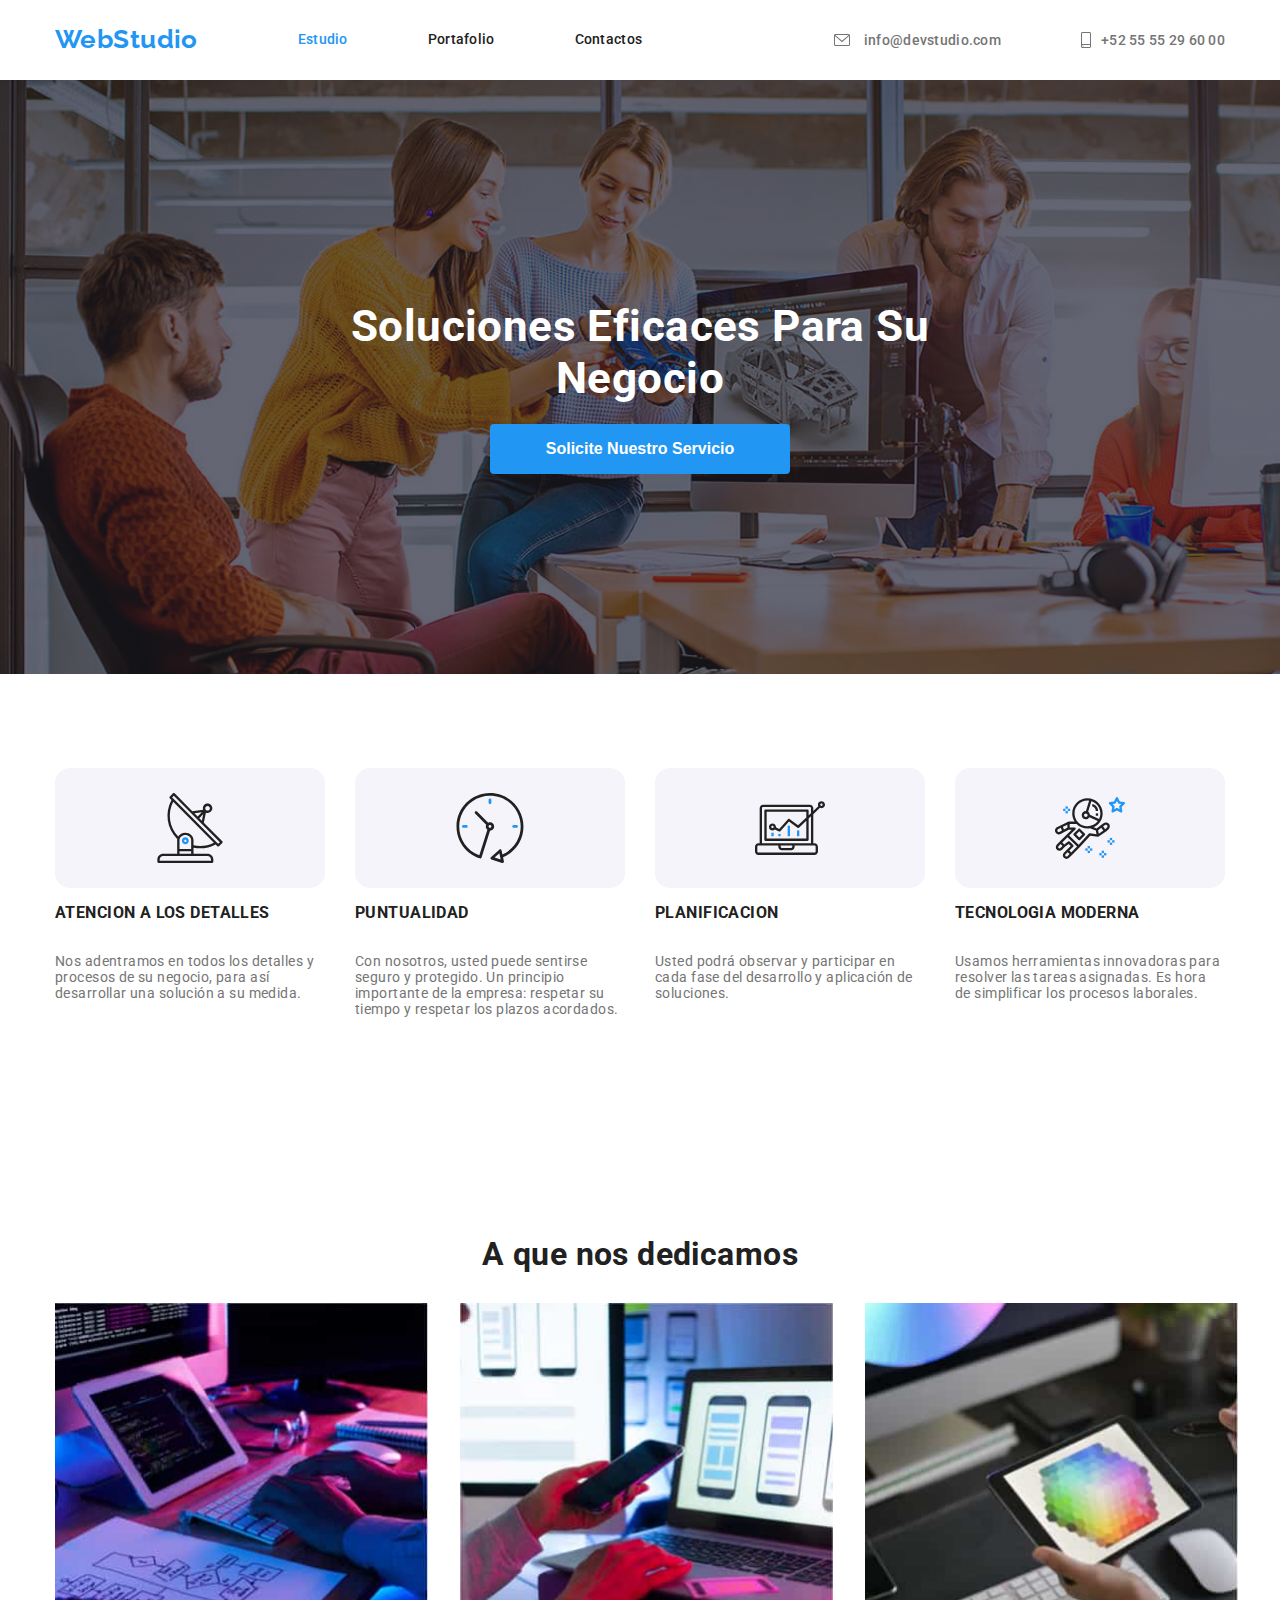
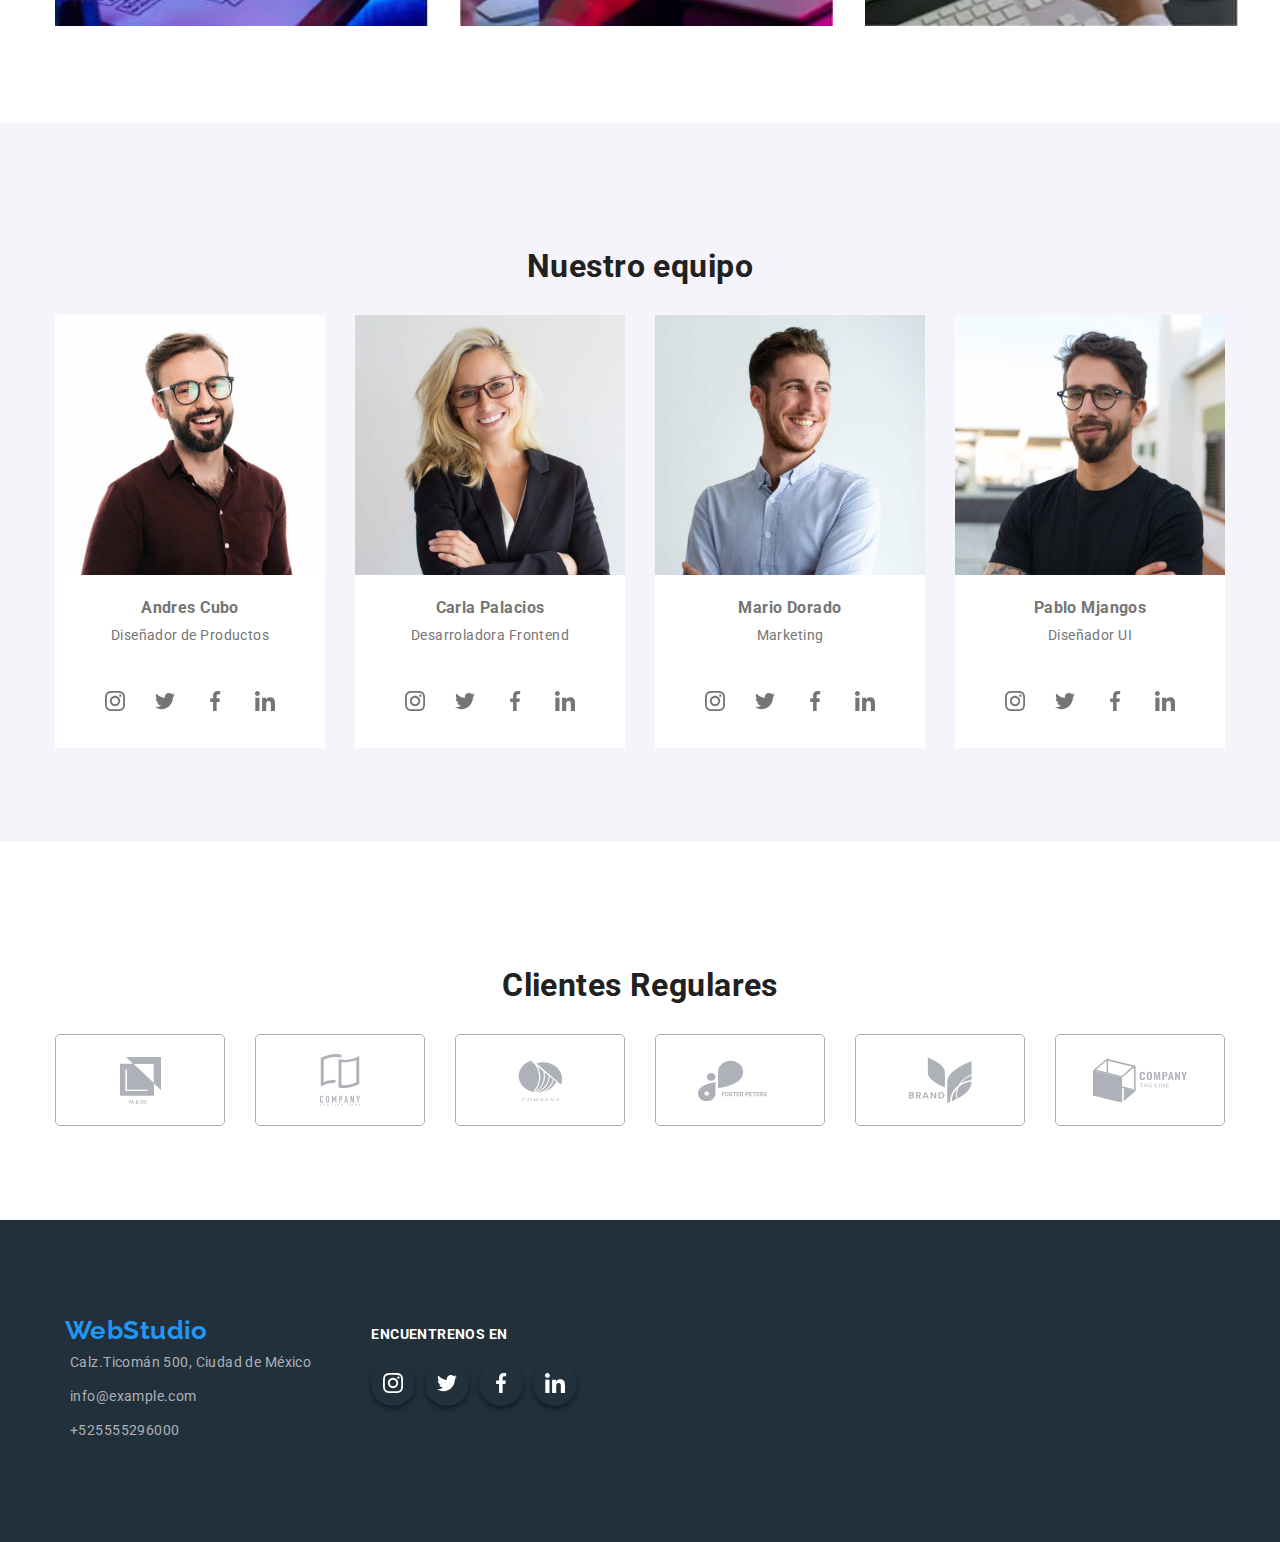
<file: index.html>
<!DOCTYPE html>
<html lang="en">

<head>
  <meta charset="UTF-8" />
  <meta http-equiv="X-UA-Compatible" content="IE=edge" />
  <meta name="viewport" content="width=device-width, initial-scale=1.0" />
  <link href="https://fonts.googleapis.com/css2?family=Raleway:wght@700&display=swap" rel="stylesheet" />
  <link href="https://fonts.googleapis.com/css2?family=Roboto:wght@400;500;700;900&display=swap" rel="stylesheet" />

  <link rel="stylesheet" href="css/styles.css" />
  <title>Web Studio</title>
</head>

<body>
  <!-- Header section -->
  <header class="page-header">
    <div class="container">
      <nav>
        <!-- Logo -->
        <a class="logo" href="index.html">WebStudio</a>
        <!-- Menu -->
        <ul class="nav-menu">
          <li>
            <a class="page current" href="index.html" rel="noopener noreferrer">Estudio</a>
          </li>
          <li>
            <a class="page" href="portfolio.html" rel="noopener noreferrer">Portafolio</a>
          </li>
          <li>
            <a class="page" href="index.html" rel="noopener noreferrer">Contactos</a>
          </li>
        </ul>
      </nav>
      <!-- Contacts -->
      <ul class="contact-menu">
        <li>
          <a class="link" href="#">
            <svg class="icon email">
              <use href="./images/icons.svg#email"></use>
            </svg>
            info@devstudio.com
          </a>
        </li>
        <li>
          <a class="link" href="#">
            <svg class="icon smartphone">
              <use href="./images/icons.svg#smartphone"></use>
            </svg>
            +52 55 55 29 60 00
          </a>
        </li>
      </ul>
    </div>
  </header>

  <main>
    <section class="hero bg-hero">
      <h1 class="hero-title">soluciones eficaces para su negocio</h1>
      <button class="button-primary" type="button">
        solicite nuestro servicio
      </button>
    </section>
    <!-- Feature section  -->
    <section class="section feature">
      <div class="container">
        <ul class="feature-list">
          <h2 class="section title is-hidden">Nuestras Ventajas</h2>
          <li>
            <div>
              <svg class="icon-feature">
                <use href="./images/icons.svg#Antena"></use>
              </svg>
            </div>
            <h3 class="title">atencion a los detalles</h3>
            <p class="desciption">
              Nos adentramos en todos los detalles y procesos de su negocio,
              para así desarrollar una solución a su medida.
            </p>
          </li>

          <li>
            <div>
              <svg class="icon-feature">
                <use href="./images/icons.svg#Reloj"></use>
              </svg>
            </div>
            <h3 class="title">puntualidad</h3>
            <p class="desciption">
              Con nosotros, usted puede sentirse seguro y protegido. Un
              principio importante de la empresa: respetar su tiempo y
              respetar los plazos acordados.
            </p>
          </li>

          <li>
            <div>
              <svg class="icon-feature">
                <use href="./images/icons.svg#Diagrama"></use>
              </svg>
            </div>
            <h3 class="title">planificacion</h3>
            <p class="desciption">
              Usted podrá observar y participar en cada fase del desarrollo y
              aplicación de soluciones.
            </p>
          </li>

          <li>
            <div>
              <svg class="icon-feature">
                <use href="./images/icons.svg#Astronauta"></use>
              </svg>
            </div>
            <h3 class="title">tecnologia moderna</h3>
            <p class="desciption">
              Usamos herramientas innovadoras para resolver las tareas
              asignadas. Es hora de simplificar los procesos laborales.
            </p>
          </li>
        </ul>
      </div>
    </section>
    <!-- What we do section  -->
    <section class="section what-we-do-section">
      <div class="container">
        <h2>A que nos dedicamos</h2>
        <!-- images  -->
        <ul>
          <li>
            <img src="images/img_01.jpg" width="373" alt="typing on keyboard" />
          </li>

          <li>
            <img src="images/img_02.jpg" width="373" alt="checking phone" />
          </li>

          <li>
            <img src="images/img_03.jpg" width="373" alt="Looking at the design" />
          </li>
        </ul>
      </div>
    </section>

    <section class="section team-section">
      <!-- Nuestro Equipo  -->
      <div class="container">
        <h2>Nuestro equipo</h2>
        <!-- Cards  -->
        <ul class="team-cards">
          <li>
            <img src="images/team_01.jpg" width="270" alt="first Member" />
            <h3>Andres Cubo</h3>
            <p>Diseñador de Productos</p>
            <ul>
              <li>
                <a href="#">
                  <svg class="icon-redes">
                    <use href="./images/icons.svg#instagram"></use>
                  </svg>
                </a>
              </li>
              <li>
                <a href="#">
                  <svg class="icon-redes">
                    <use href="./images/icons.svg#twitter"></use>
                  </svg>
                </a>
              </li>
              <li>
                <a href="#">
                  <svg class="icon-redes">
                    <use href="./images/icons.svg#facebook"></use>
                  </svg>
                </a>
              </li>
              <li>
                <a href="#">
                  <svg class="icon-redes">
                    <use href="./images/icons.svg#linkedin"></use>
                  </svg>
                </a>
              </li>
            </ul>
          </li>
          </li>

          <li>
            <img src="images/team_02.jpg" width="270" alt="second Member" />
            <h3>Carla Palacios</h3>
            <p>Desarroladora Frontend</p>
            <ul>
              <li>
                <a href="#">
                  <svg class="icon-redes">
                    <use href="./images/icons.svg#instagram"></use>
                  </svg>
                </a>
              </li>
              <li>
                <a href="#">
                  <svg class="icon-redes">
                    <use href="./images/icons.svg#twitter"></use>
                  </svg>
                </a>
              </li>
              <li>
                <a href="#">
                  <svg class="icon-redes">
                    <use href="./images/icons.svg#facebook"></use>
                  </svg>
                </a>
              </li>
              <li>
                <a href="#">
                  <svg class="icon-redes">
                    <use href="./images/icons.svg#linkedin"></use>
                  </svg>
                </a>
              </li>
            </ul>
          </li>

          <li>
            <img src="images/team_03.jpg" width="270" alt="third Member" />
            <h3>Mario Dorado</h3>
            <p>Marketing</p>
            <ul>
              <li>
                <a href="#">
                  <svg class="icon-redes">
                    <use href="./images/icons.svg#instagram"></use>
                  </svg>
                </a>
              </li>
              <li>
                <a href="#">
                  <svg class="icon-redes">
                    <use href="./images/icons.svg#twitter"></use>
                  </svg>
                </a>
              </li>
              <li>
                <a href="#">
                  <svg class="icon-redes">
                    <use href="./images/icons.svg#facebook"></use>
                  </svg>
                </a>
              </li>
              <li>
                <a href="#">
                  <svg class="icon-redes">
                    <use href="./images/icons.svg#linkedin"></use>
                  </svg>
                </a>
              </li>
            </ul>
          </li>

          <li>
            <img src="images/team_04.jpg" width="270" alt="fourth Member" />
            <h3>Pablo Mjangos</h3>
            <p>Diseñador UI</p>
            <ul>
              <li>
                <a href="#">
                  <svg class="icon-redes">
                    <use href="./images/icons.svg#instagram"></use>
                  </svg>
                </a>
              </li>
              <li>
                <a href="#">
                  <svg class="icon-redes">
                    <use href="./images/icons.svg#twitter"></use>
                  </svg>
                </a>
              </li>
              <li>
                <a href="#">
                  <svg class="icon-redes">
                    <use href="./images/icons.svg#facebook"></use>
                  </svg>
                </a>
              </li>
              <li>
                <a href="#">
                  <svg class="icon-redes">
                    <use href="./images/icons.svg#linkedin"></use>
                  </svg>
                </a>
              </li>
            </ul>
          </li>
        </ul>
      </div>
    </section>
    <!-- Clientes Reulares  -->
    <section class="section customers">
      <div class="container">
        <h2>Clientes Regulares</h2>

        <ul>
          <li>
            <svg class="icon-customer" width="41" height="47">
              <use href="./images/icons.svg#Cliente1"></use>
            </svg>
          </li>

          <li>
            <svg class="icon-customer " width="40" height="52">
              <use href="./images/icons.svg#Cliente2"></use>
            </svg>
          </li>

          <li>
            <svg class="icon-customer " width="44" height="41">
              <use href="./images/icons.svg#Cliente3"></use>
            </svg>
          </li>
          <li>
            <svg class="icon-customer " width="85" height="41">
              <use href="./images/icons.svg#Cliente4"></use>
            </svg>
          </li>

          <li>
            <svg class="icon-customer " width="63" height="46">
              <use href="./images/icons.svg#Cliente5"></use>
            </svg>
          </li>

          <li>
            <svg class="icon-customer" width="94" height="44">
              <use href="./images/icons.svg#Cliente6"></use>
            </svg>
          </li>
        </ul>
      </div>
    </section>
  </main>
  <footer class="footbar">
    <a class="logo" href="">WebStudio</a>
    <div class="container">
      <address class="footer-links">
        <ul>
          <li>
            <a class="contact" href="#" target="_blank">Calz.Ticomán 500, Ciudad de México
            </a>
          </li>

          <li>
            <a class="contact" href="mailto:info@example.com">info@example.com</a>
          </li>

          <li>
            <a class="contact" href="tel:+525555296000 ">+525555296000</a>
          </li>
        </ul>
      </address>
      <aside>
        <p>ENCUENTRENOS EN</p>
        <ul>
          <li>
            <a href="#">
              <svg class="icon" width="20" height="20">
                <use href="./images/icons.svg#instagram"></use>
              </svg>
            </a>
          </li>
          <li>
            <a href="#">
              <svg class="icon" width="20" height="20">
                <use href="./images/icons.svg#twitter"></use>
              </svg>
            </a>
          </li>
          <li>
            <a href="#">
              <svg class="icon" width="20" height="20">
                <use href="./images/icons.svg#facebook"></use>
              </svg>
            </a>
          </li>
          <li>
            <a href="#">
              <svg class="icon" width="20" height="20">
                <use href="./images/icons.svg#linkedin"></use>
              </svg>
            </a>
          </li>
        </ul>
      </aside>
    </div>
  </footer>
</body>

</html>
</file>
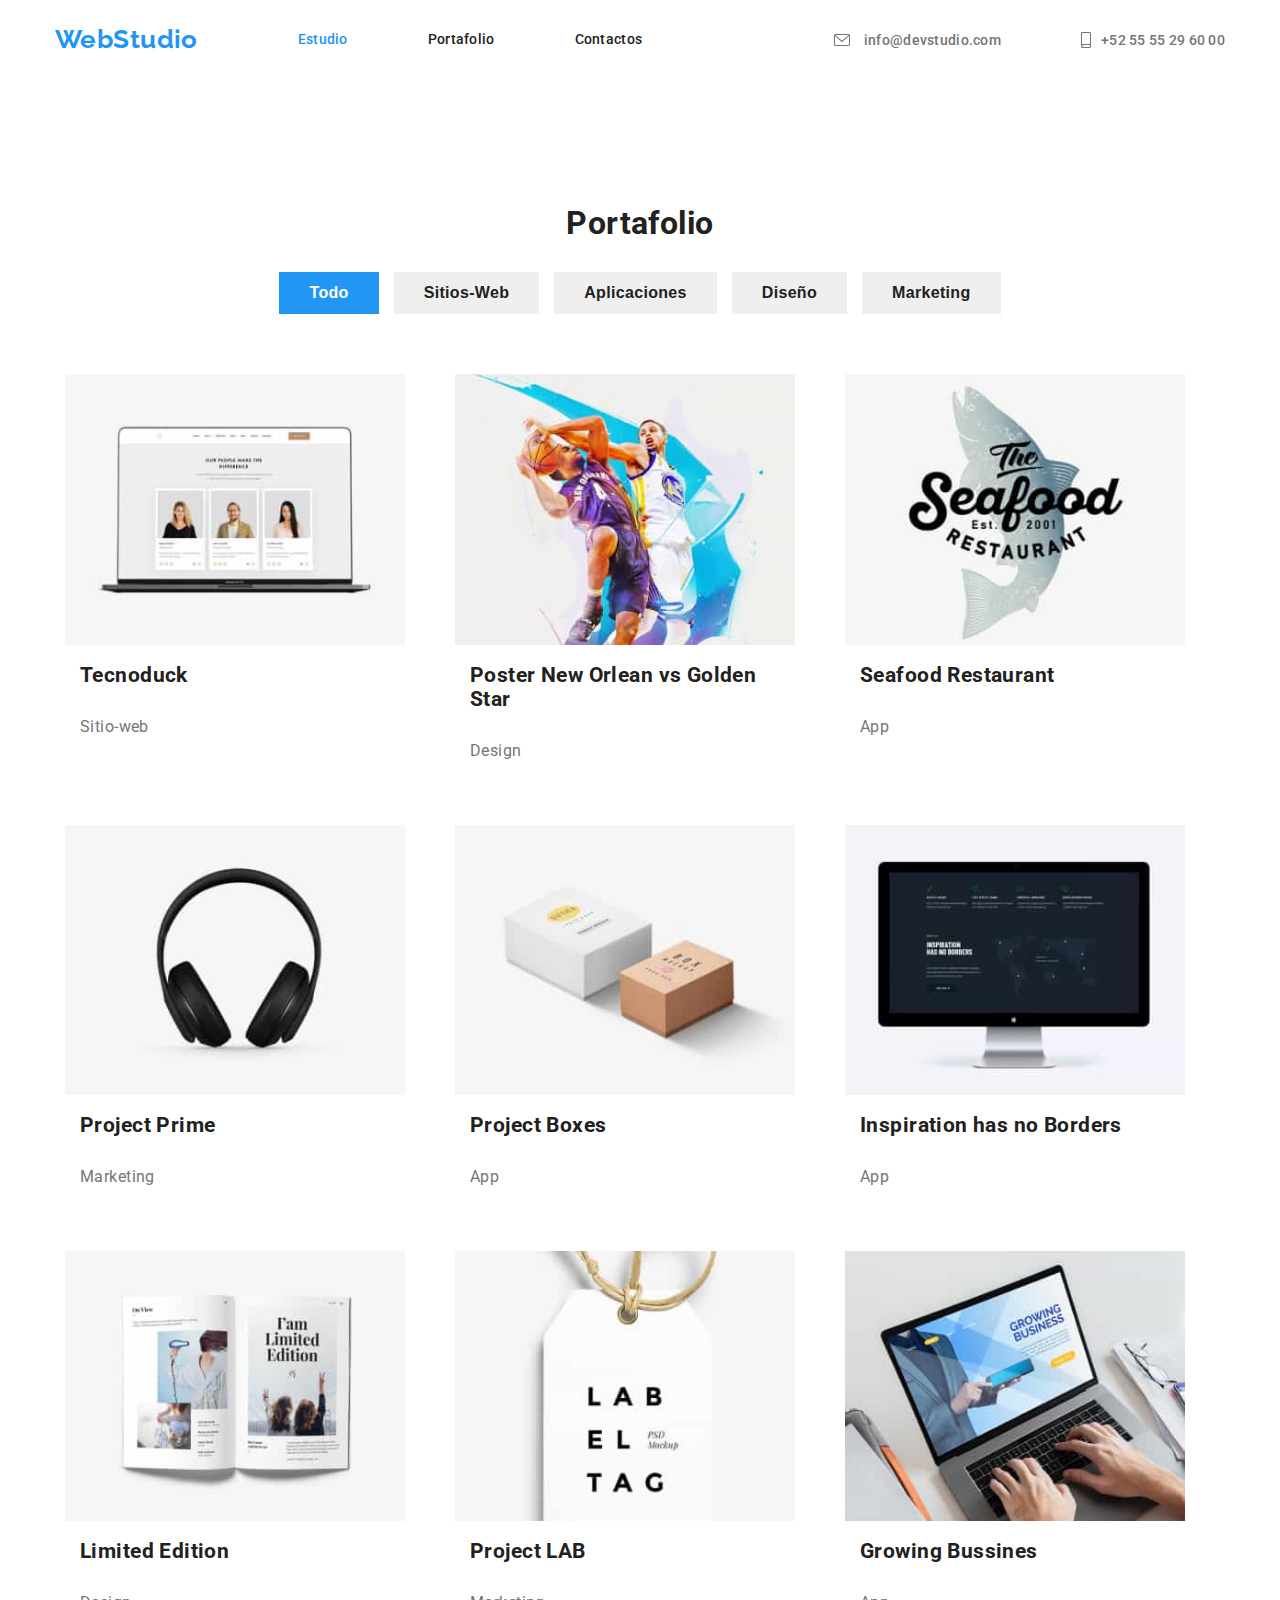
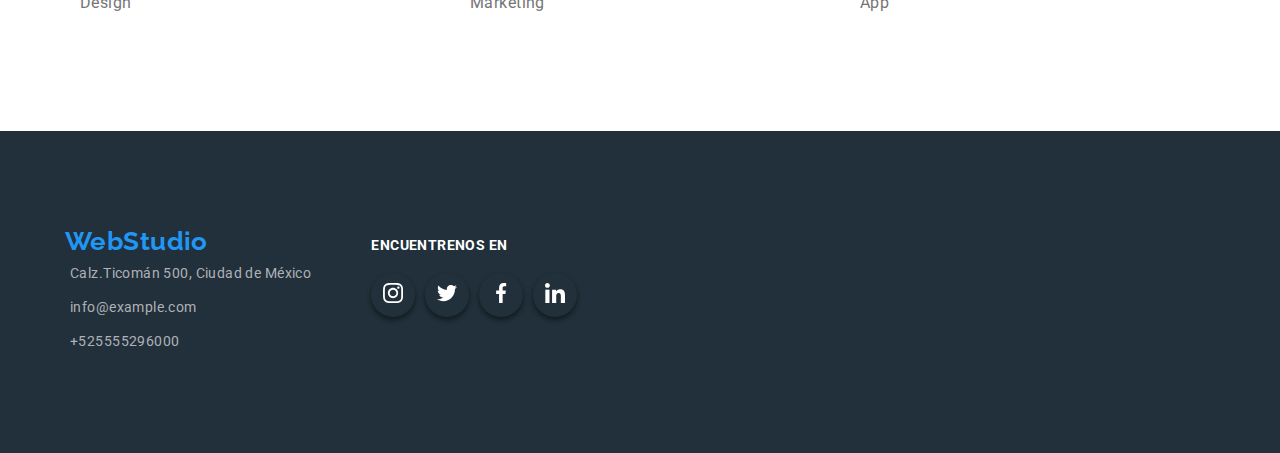
<file: portfolio.html>
<!DOCTYPE html>
<html lang="en">

<head>
  <meta charset="UTF-8" />
  <meta http-equiv="X-UA-Compatible" content="IE=edge" />
  <meta name="viewport" content="width=device-width, initial-scale=1.0" />
  <link href="https://fonts.googleapis.com/css2?family=Raleway:wght@700&display=swap" rel="stylesheet">
  <link href="https://fonts.googleapis.com/css2?family=Roboto:wght@400;500;700;900&display=swap" rel="stylesheet">
  <link rel="stylesheet" href="css/styles.css" />
  <title>Web Studio</title>
</head>

<body>
  <!-- Header section -->
  <header class="page-header">
    <div class="container">
      <nav>
        <!-- Logo -->
        <a class="logo" href="index.html">WebStudio</a>
        <!-- Menu -->
        <ul class="nav-menu">
          <li>
            <a class="page current" href="index.html" rel="noopener noreferrer">Estudio</a>
          </li>
          <li>
            <a class="page" href="portfolio.html" rel="noopener noreferrer">Portafolio</a>
          </li>
          <li>
            <a class="page" href="index.html" rel="noopener noreferrer">Contactos</a>
          </li>
        </ul>
      </nav>
      <!-- Contacts -->
      <ul class="contact-menu">
        <li>
          <a class="link" href="#">
            <svg class="icon email">
              <use href="./images/icons.svg#email"></use>
            </svg>
            info@devstudio.com
          </a>
        </li>
        <li>
          <a class="link" href="#">
            <svg class="icon smartphone">
              <use href="./images/icons.svg#smartphone"></use>
            </svg>
            +52 55 55 29 60 00
          </a>
        </li>
      </ul>
    </div>
  </header>

  <main>
    <section class="section portfolio">
      <h2>Portafolio</h2>
      <div class="container">
        <!-- Menu tabs  -->
        <ul class="menu list">
          <li><button class="button current" type="button">Todo</button></li>
          <li><button class="button" type="button">Sitios-web</button></li>
          <li><button class="button" type="button">Aplicaciones</button></li>
          <li><button class="button" type="button">Diseño</button></li>
          <li><button class="button" type="button">Marketing</button></li>
        </ul>

        <!-- card list  -->
        <ul class="list cards">
          <li class="item">
            <a href="#" class="link">
              <img src="images/Portafolio1.jpg" width="340" alt="TecnoCrack website" />
              <h2 class="portfolio-title">Tecnoduck</h2>
              <p class="portfolio-text">Sitio-web</p>
            </a>
          </li>

          <li class="item">
            <a href="#" class="link">
              <img src="images/Portafolio2.jpg" width="340" alt="Poster New Orlean vs Golden Star" />
              <h2 class="portfolio-title">Poster New Orlean vs Golden Star</h2>
              <p class="portfolio-text">Design</p>
            </a>
          </li>

          <li class="item">
            <a href="#" class="link">
              <img src="images/Portafolio3.jpg" width="340" alt="Seafood Restaurant App" />
              <h2 class="portfolio-title">Seafood Restaurant</h2>
              <p class="portfolio-text">App</p>
            </a>
          </li>

          <li class="item">
            <a href="#" class="link">
              <img src="images/Portafolio4.jpg" width="340" alt="Project Prime Marketing" />
              <h2 class="portfolio-title">Project Prime</h2>
              <p class="portfolio-text">Marketing</p>
            </a>
          </li>

          <li class="item">
            <a href="#" class="link">
              <img src="images/Portafolio5.jpg" width="340" alt="Project Boxes App" />
              <h2 class="portfolio-title">Project Boxes</h2>
              <p class="portfolio-text">App</p>
            </a>
          </li>

          <li class="item">
            <a href="#" class="link">
              <img src="images/Portafolio6.jpg" width="340" alt="Inspiration has no Borders" />
              <h2 class="portfolio-title">Inspiration has no Borders</h2>
              <p class="portfolio-text">App</p>
            </a>
          </li>

          <li class="item">
            <a href="#" class="link">
              <img src="images/Portafolio7.jpg" width="340" alt="Limited Edition Design" />
              <h2 class="portfolio-title">Limited Edition</h2>
              <p class="portfolio-text">Design</p>
            </a>
          </li>

          <li class="item">
            <a href="#" class="link">
              <img src="images/Portafolio8.jpg" width="340" alt="Project LAB MArketin" />
              <h2 class="portfolio-title">Project LAB</h2>
              <p class="portfolio-text">Marketing</p>
            </a>
          </li>

          <li class="item">
            <a href="#" class="link">
              <img src="images/Portafolio19.jpg" width="340" alt="Growing Bussines App" />
              <h2 class="portfolio-title">Growing Bussines</h2>
              <p class="portfolio-text">App</p>
            </a>
          </li>
        </ul>
      </div>

    </section>
  </main>

  <footer class="footbar">
    <a class="logo" href="">WebStudio</a>
    <div class="container">
      <address class="footer-links">
        <ul>
          <li>
            <a class="contact" href="#" target="_blank">Calz.Ticomán 500, Ciudad de México
            </a>
          </li>

          <li>
            <a class="contact" href="mailto:info@example.com">info@example.com</a>
          </li>

          <li>
            <a class="contact" href="tel:+525555296000 ">+525555296000</a>
          </li>
        </ul>
      </address>
      <aside>
        <p>ENCUENTRENOS EN</p>
        <ul>
          <li>
            <a href="#">
              <svg class="icon" width="20" height="20">
                <use href="./images/icons.svg#instagram"></use>
              </svg>
            </a>
          </li>
          <li>
            <a href="#">
              <svg class="icon" width="20" height="20">
                <use href="./images/icons.svg#twitter"></use>
              </svg>
            </a>
          </li>
          <li>
            <a href="#">
              <svg class="icon" width="20" height="20">
                <use href="./images/icons.svg#facebook"></use>
              </svg>
            </a>
          </li>
          <li>
            <a href="#">
              <svg class="icon" width="20" height="20">
                <use href="./images/icons.svg#linkedin"></use>
              </svg>
            </a>
          </li>
        </ul>
      </aside>
    </div>
  </footer>
</body>

</html>
</file>
<file: css/styles.css>
* {
  margin: 0;
  padding: 0;
  box-sizing: border-box;
}
:root {
  --primary-black-color: #212121;
  --primary-text-color: #757575;
  --primary-white-color: #ffffff;

  --accent-color: #2196f3;
  --accent-color-hover: #188ce8;
  --background-black: #21303a;
  --background-black-dark: #2f303a;
  --background-gray: #f5f4fa;
  --button-filter: #f5f4fa;
  --button-primary-hover: #188ce8;
  --logo-black: #000000;
  --text-white-opacity: #ffffff99;

  --folio-border: #eeeeee;
  --gray-1: #f5f4fa;
  --gray-2: #afb1b8;
  --black-1: #000000;

  --container-padding: calc((100% - 1200px) / 2);
}

body {
  font-family: "Roboto", "Arial", sans-serif;
  background-color: var(--primary-white-color);
  color: var(--primary-text-color);
  font-size: 14px;
  letter-spacing: 0.03em;
}
a {
  text-decoration: none;
}
.is-hidden {
  display: none;
}
.container {
  padding-left: 15px;
  padding-right: 15px;
  margin-left: 15px;
  margin-right: 15px;
  width: 1200px;
}
.section {
  padding: 94px 0;
}
.section > h2 {
  color: var(--primary-black-color);
  font-size: 32px;
  font-weight: 700;
  padding: 30px 0;
  text-align: center;
}
.logo {
  color: var(--accent-color);
  font-family: "Raleway", sans-serif;
  font-size: 26px;
  font-weight: 700;
  line-height: 2rem;
  text-decoration: none;
}
/* ----------- Header section ----------- */
.page-header {
  display: flex;
  justify-content: center;
  align-items: center;
  flex-direction: column;
}
header {
  height: 80px;
}
header .container {
  display: flex;
  justify-content: space-between;
  align-items: center;

  height: 100%;
}
header .container nav {
  display: flex;
  align-items: center;
  gap: 100px;
}
header .container nav .logo {
  color: var(--accent-color);
  font-family: "Raleway", sans-serif;
  font-size: 26px;
  font-weight: 700;
  line-height: 1.2;
  text-decoration: none;
}
header .container nav .nav-menu {
  display: flex;
  list-style: none;
  gap: 80px;
}
header .container nav .nav-menu .page {
  color: var(--primary-black-color);
  font-weight: 500;
  font-size: 14px;
  line-height: 1.4;

  letter-spacing: 0.02em;
  text-decoration: none;
  text-transform: capitalize;
}

header .container .contact-menu {
  display: flex;
  list-style: none;
  gap: 80px;
}
header .container .contact-menu li .link {
  display: flex;
  align-items: center;
  gap: 10px;

  color: var(--primary-text-color);
  font-weight: 500;
  font-size: 14px;

  line-height: 20px;
  letter-spacing: 0.02em;
  text-decoration: none;
  height: 20px;
}
header .container .contact-menu li .link .icon.email {
  fill: var(--primary-text-color);
  width: 20px;
  height: 12px;
}
header .container .contact-menu li .link .icon.smartphone {
  fill: var(--primary-text-color);
  width: 10px;
  height: 17px;
}

header .container nav .nav-menu .page:hover,
header .container nav .nav-menu .page:focus,
header .container nav .nav-menu .page.current,
header .container .contact-menu li .link:hover,
header .container .contact-menu li .link:focus,
header .container .contact-menu li .link:hover .icon {
  color: var(--accent-color);
  fill: #03a9f4;
}
/* ----------- Hero section ----------- */
.hero {
  background: linear-gradient(
      0deg,
      rgba(47, 48, 58, 0.4),
      rgba(47, 48, 58, 0.4)
    ),
    url(../images/Img_Hero.svg);
  padding: 200px var(--container-padding);
  background-repeat: no-repeat;
  background-size: cover;
  text-align: center;
}
.hero .hero-title {
  width: 696px;
  margin: 20px auto;
  color: var(--primary-white-color);
  font-size: 44px;
  text-transform: capitalize;
}
.button-primary {
  background-color: var(--accent-color);
  color: var(--primary-white-color);
  font-size: 16px;
  width: 300px;
  height: 50px;

  border: none;
  border-radius: 4px;
  outline: none;
  font-weight: 700;
  text-transform: capitalize;
  padding: 10px 20px;
}
.button-primary:hover {
  cursor: pointer;
  background-color: var(--button-primary-hover);
}
/* ----------- feature section ----------- */
.feature {
  display: flex;
  justify-content: center;
  align-items: center;
  flex-direction: column;
}
.feature .container .feature-list {
  flex-wrap: wrap;
  align-items: flex-start;
  justify-content: space-between;
  display: flex;
}
.feature .container .feature-list li div {
  display: flex;
  align-items: center;
  justify-content: center;

  background-color: var(--gray-1);
  border-radius: 15px;
  height: 120px;
  margin-bottom: 15px;
  width: 270px;
}
.feature .container .feature-list li div .icon-feature {
  width: 70px;
  height: 70px;
}
.feature .container .feature-list li {
  list-style: none;
  width: 270px;
}
.feature .container .feature-list li .title {
  height: 50px;
  text-transform: uppercase;
  color: var(--primary-black-color);
}

/* ----------- What we do----------- */
.what-we-do-section {
  display: flex;
  justify-content: center;
  align-items: center;
  flex-direction: column;
}
.what-we-do-section .container h2 {
  color: var(--primary-black-color);
  font-size: 32px;
  font-weight: 700px;
  padding: 30px 0;
  text-align: center;
}
.what-we-do-section .container ul {
  display: flex;
  align-items: center;
  justify-content: space-between;
  flex-wrap: wrap;
}
.what-we-do-section .container ul li {
  list-style: none;
  width: 360px;
}
/*----------- Team section -----------*/
.team-section {
  display: flex;
  justify-content: center;
  align-items: center;
  flex-direction: column;
}
.team-section {
  background-color: var(--gray-1);
}
.team-section .container h2 {
  color: var(--primary-black-color);
  font-size: 32px;
  font-weight: 700px;
  padding: 30px 0;
  text-align: center;
}
.team-section .container .team-cards {
  display: flex;
  justify-content: space-between;
  flex-wrap: wrap;
  align-items: flex-end;
}
.team-section .container .team-cards li {
  background-color: var(--primary-white-color);
  text-align: center;
  list-style: none;
}

.team-section .container .team-cards li h3 {
  margin: 20px 0 10px 0;
}
.team-section .container .team-cards li p {
  margin-bottom: 30px;
}
.team-section .container .team-cards li ul {
  display: flex;
  align-items: center;
  justify-content: center;
  gap: 15px;

  padding: 10px 20px;
  margin-bottom: 20px;
}
.team-section .container .team-cards li ul li {
  display: block;
  width: 35px;
  height: 35px;
  border-radius: 25px;
}
.team-section .container .team-cards li ul li a {
  display: flex;
  align-items: center;
  justify-content: center;

  border-radius: 25px;
  height: 35px;
  width: 35px;
}
.team-section .container .team-cards li ul li a .icon-redes {
  width: 20px;
  height: 20px;
  fill: var(--primary-text-color);
}
.team-section .container .team-cards li ul li:hover a {
  background-color: var(--accent-color);
}
.team-section .container .team-cards li ul li:hover a .icon-redes {
  fill: var(--primary-white-color);
}

/*----------- Regular Costumers -----------*/
.customers {
  display: flex;
  align-items: center;
  justify-content: center;
  
}
.customers .container h2 {
  color: var(--primary-black-color);
  font-size: 32px;
  font-weight: 700px;
  padding: 30px 0;
  text-align: center;
}
.customers .container ul {
  display: flex;
  align-items: center;
  justify-content: space-between;
  list-style: none;
}
.customers .container ul li {
  display: flex;
  align-items: center;
  justify-content: center;
  flex-wrap: wrap;
  border: solid 1px var(--gray-2);
  border-radius: 5px;
  cursor: pointer;
  height: 92px;
  width: 170px;
}
.customers .container ul li:hover {
  border: solid 1px var(--accent-color);
}
.customers .container ul li .icon-customer {
  fill: var(--gray-2);
}
.customers .container ul li:hover .icon-customer {
  fill: var(--accent-color);
}

.footbar {
  padding: 94px var(--container-padding);
  background-color: var(--background-black);
  display: flex;
  flex-direction: column;
}
footer .logo {
  padding-left: 25px;
  color: var(--accent-color);
}
footer .container {
  display: flex;
  align-items: flex-start;
  gap: 60px;
}
footer .container .footer-links ul {
  list-style: none;
}
footer .container .footer-links .contact {
  display: block;
  color: var(--gray-2);
  font-style: normal;
  font-weight: 400;
  font-size: 14px;
  line-height: 1.71;
  text-decoration: none;
  padding: 5px 0;
}
footer .container .footer-links .contact:hover {
  color: var(--primary-white-color);
}
footer .container aside p {
  color: var(--primary-white-color);
  font-weight: 700;
  margin-top: -20px;
  margin-bottom: 20px;
}
footer .container aside ul {
  display: flex;
  align-items: center;
  list-style: none;
  gap: 10px;
}

footer .container aside ul li {
  display: flex;
  align-items: center;
  justify-content: center;

  background-color: var(--primary-white-10Perc);
  border-radius: 25px;
  box-shadow: hsla(0, 0%, 0%, 0.479) 0 3px 5px;
  cursor: pointer;
  height: 44px;
  width: 44px;
}

footer .container aside ul li .icon {
  fill: var(--primary-white-color);
}
footer .container aside ul li:hover {
  background-color: var(--accent-color-hover);
}
footer .container aside ul li:hover a .icon {
  fill: var(--primary-white-color);
}

/* Portafolio Section */
.portfolio {
  display: flex;
  justify-content: center;
  align-items: center;
  flex-direction: column;
}

.portfolio .menu {
  display: flex;
  align-items: center;
  justify-content: center;
  gap: 15px;
  margin-bottom: 50px;
  list-style: none;
}
.portfolio .menu li button {
  border: none;
  outline: none;
  color: var(--primary-black-color);

  font-weight: 700;
  font-size: 16px;
  line-height: 1.4;
  letter-spacing: 0.02em;
  padding: 10px 30px;

  text-decoration: none;
  text-transform: capitalize;
  cursor: pointer;
}

.portfolio .list li button:hover,
.portfolio .list li button.current {
  color: var(--primary-white-color);
  background-color: var(--accent-color);
}

.portfolio .cards {
  display: flex;
  /* Make a flex container multiline */
  flex-wrap: wrap;
  /* Set gap between rows and columns */
  gap: 30px;
  padding: 0;
  list-style: none;
}
.portfolio .item {
  /*  Set the width of the elements  */
  flex-basis: calc((100% - 60px) / 9);

  padding: 10px;
  background-color: #fff;
  border-radius: 4px;
}
.portfolio .item:hover {
  box-shadow: 0px 2px 1px -1px rgba(0, 0, 0, 0.2),
    0px 1px 1px 0px rgba(0, 0, 0, 0.14), 0px 1px 3px 0px rgba(0, 0, 0, 0.12);
  border: 1px solid #eeeeee;
  cursor: pointer;
}
.portfolio .cards li a h2 {
  color: var(--primary-black-color);
  padding: 15px;
}
.portfolio .cards li a p {
  color: var(--primary-text-color);
  font-size: 16px;
  padding: 15px;
}
</file>
